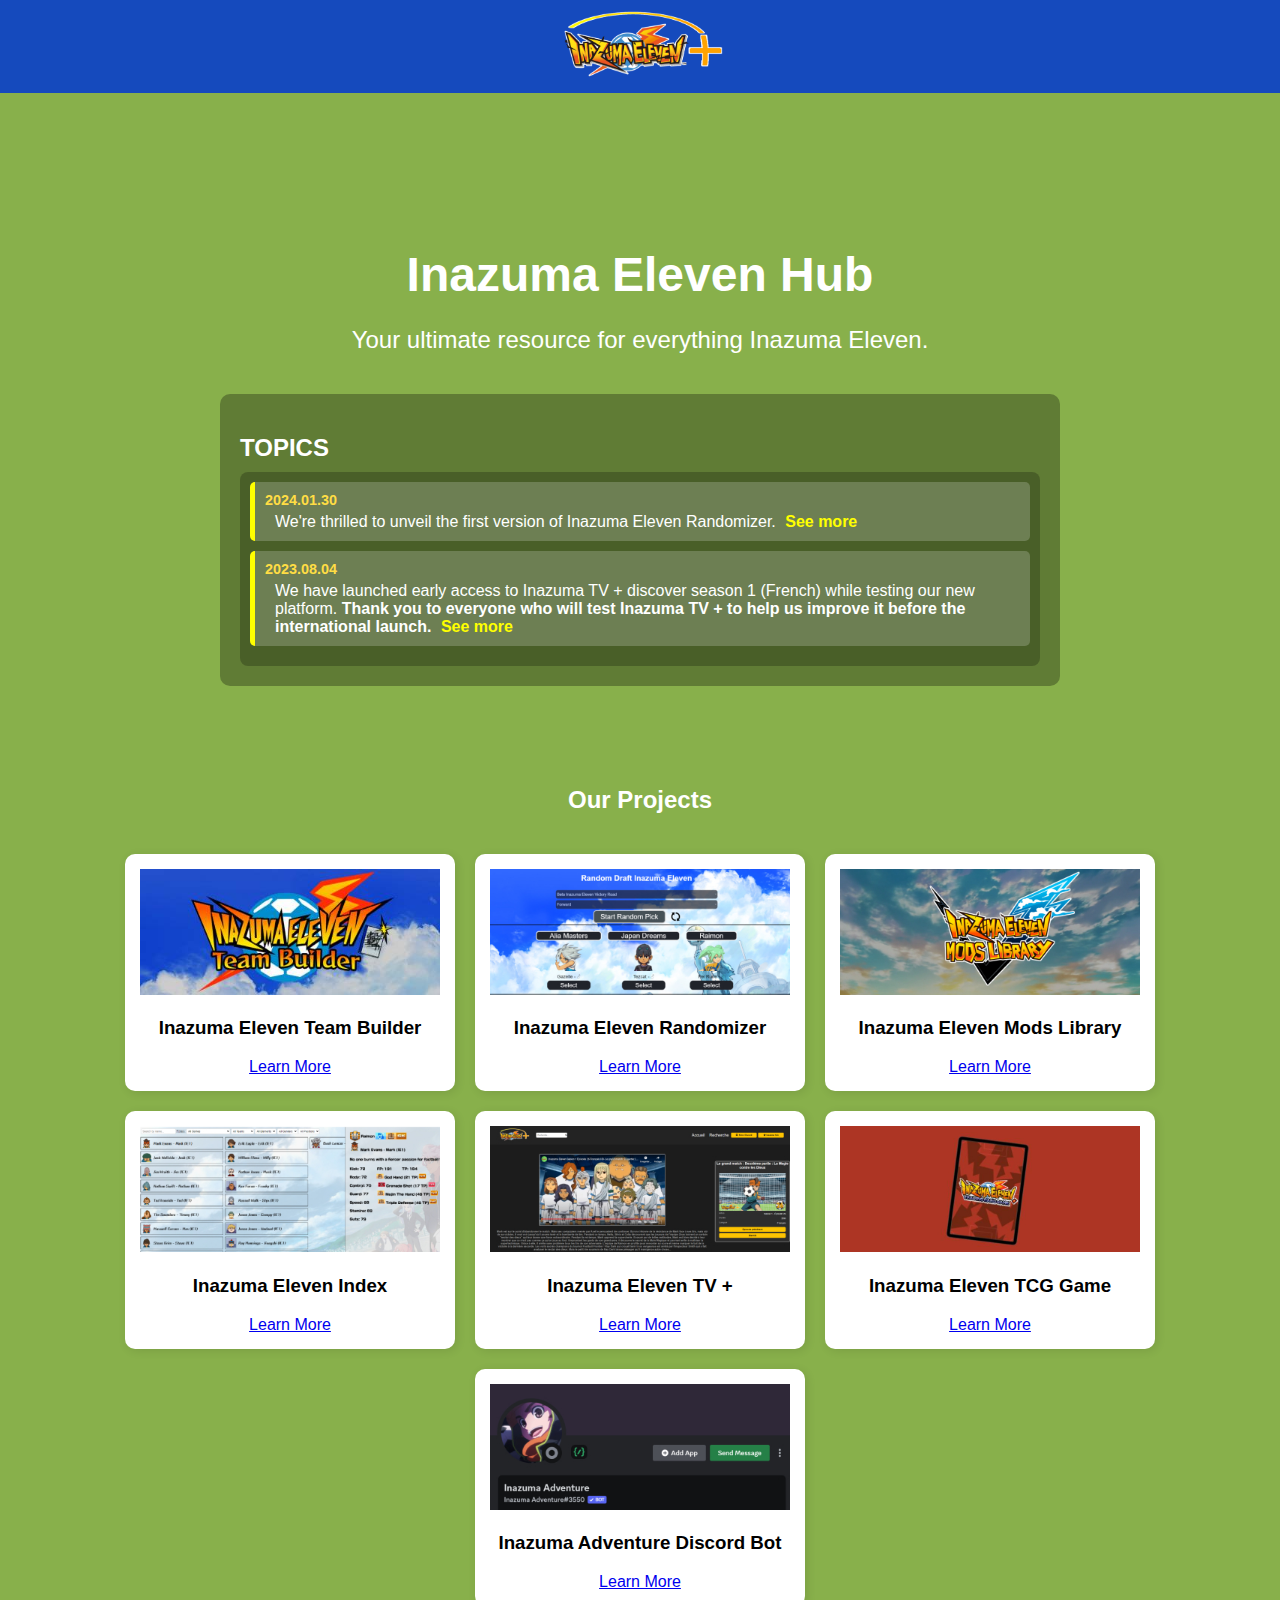
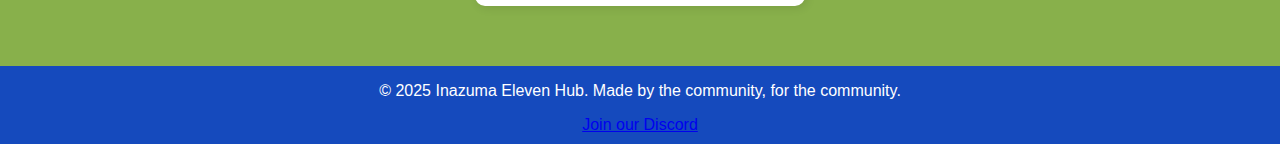
<file: index.html>
<!DOCTYPE html>
<html lang="en">
<head>
    <meta charset="UTF-8">
    <meta name="viewport" content="width=device-width, initial-scale=1.0">
    <title>Inazuma Eleven Hub</title>
    <link rel="stylesheet" href="styles.css">
    <script defer src="script.js"></script>
</head>
<body>
    <header>
        <div class="logo-container">
            <a href="#"><img src="logo.png" alt="Inazuma Eleven Hub Logo"></a>
        </div>
    </header>

    <main>
        <section class="hero">
            <video autoplay loop muted>
                <source src="" type="video/mp4">
            </video>
            <div class="hero-content">
                <h1>Inazuma Eleven Hub</h1>
                <p>Your ultimate resource for everything Inazuma Eleven.</p>
            </div>
        </section>
        
        <section class="news-container">
            <h2>TOPICS</h2>
            <div class="news-feed" id="news-feed">
                <!-- News items will be added dynamically -->
            </div>
        </section>

        <section class="projects" id="projects">
            <h2>Our Projects</h2>
            <div class="project-grid">
                <div class="project-card">
                    <img src="img_teambuilder.jpg" alt="Project 1">
                    <h3>Inazuma Eleven Team Builder</h3>
                    <p></p>
                    <a href="https://inazuma-eleven.fr/team-builder/">Learn More</a>
                </div>
                <div class="project-card">
                    <img src="img_randomizer.jpg" alt="Project 2">
                    <h3>Inazuma Eleven Randomizer</h3>
                    <p></p>
                    <a href="https://inazuma-eleven.fr/randomizer/">Learn More</a>
                </div>
                <div class="project-card">
                    <img src="img_modslibrary.jpg" alt="Project 1">
                    <h3>Inazuma Eleven Mods Library</h3>
                    <p></p>
                    <a href="https://inazuma-eleven.fr/mods/">Learn More</a>
                </div>
                <div class="project-card">
                    <img src="img_index.jpg" alt="Project 1">
                    <h3>Inazuma Eleven Index</h3>
                    <p></p>
                    <a href="https://inazuma-eleven.fr/index/">Learn More</a>
                </div>
                <div class="project-card">
                    <img src="img_tvplus.jpg" alt="Project 1">
                    <h3>Inazuma Eleven TV +</h3>
                    <p></p>
                    <a href="https://inazuma-eleven.fr/tv/">Learn More</a>
                </div>
                <div class="project-card">
                    <img src="img_tcg.jpg" alt="Project 1">
                    <h3>Inazuma Eleven TCG Game</h3>
                    <p></p>
                    <a href="https://inazumaeleventcg.com/">Learn More</a>
                </div>
                <div class="project-card">
                    <img src="img_inazumaadventure.jpg" alt="Project 1">
                    <h3>Inazuma Adventure Discord Bot</h3>
                    <p></p>
                    <a href="https://discord.gg/own-studio-694607968486031370">Learn More</a>
                </div>
            </div>
        </section>
    </main>

    <footer>
        <p>&copy; 2025 Inazuma Eleven Hub. Made by the community, for the community.</p>
        <a href="https://discord.gg/own-studio">Join our Discord</a>
    </footer>
</body>
</html>
</file>
<file: styles.css>
/* Ensure full height layout */
html, body {
    height: 100%;
    display: flex;
    flex-direction: column;
}

/* Allow content to grow but keep footer at bottom */
main {
    flex: 1;
}

body {
    font-family: Arial, sans-serif;
    margin: 0;
    padding: 0;
    background-color: #88b04b;
}

header {
    background: #154abd;
    text-align: center;
    padding: 10px 0;
}

.logo-container img {
    max-width: 180px;
}

.hero {
    position: relative;
    text-align: center;
    color: white;
}
.hero-content h1 {
    font-size: 3rem;
    margin: 0;
}

.hero-content p {
    font-size: 1.5rem;
}

.btn {
    display: inline-block;
    padding: 10px 20px;
    background: #ffcc00;
    color: black;
    text-decoration: none;
    font-weight: bold;
    margin-top: 10px;
}

/* News Section */
.news-container {
    background: #0000004b;
    padding: 20px;
    border-radius: 10px;
    max-width: 800px;
    margin: 40px auto;
    text-align: left;
}

/* Title */
.news-container h2 {
    font-size: 1.5em;
    font-weight: bold;
    margin-bottom: 10px;
    color: white;
}

/* News Feed Box */
.news-feed {
    background: #0000003b;
    padding: 10px;
    border-radius: 8px;
    max-height: 250px;
    overflow-y: auto;
}

/* Individual News Item */
.news-item {
    padding: 10px;
    border-left: 5px solid yellow;
    margin-bottom: 10px;
    background: rgba(255, 255, 255, 0.2);
    border-radius: 5px;
}

/* Date */
.news-item .date {
    font-weight: bold;
    color: #ffdd44;
    font-size: 0.9em;
}

/* News Text */
.news-item p {
    margin: 5px 0 0 10px;
    color: white;
}

/* Scrollbar Styling */
.news-feed::-webkit-scrollbar {
    width: 8px;
}

.news-feed::-webkit-scrollbar-thumb {
    background: yellow;
    border-radius: 5px;
}

.news-feed::-webkit-scrollbar-track {
    background: rgba(255, 255, 255, 0.1);
}

/* "See more" link styling */
.news-item .see-more {
    color: yellow;
    font-weight: bold;
    text-decoration: none;
    margin-left: 5px;
}

.news-item .see-more:hover {
    text-decoration: underline;
}

/* Center "Our Projects" Title */
.projects {
    text-align: center;
    padding: 40px 20px;
    color: white;
}

/* Project Grid */
.project-grid {
    display: flex;
    flex-wrap: wrap;  /* Allows the cards to wrap to the next line */
    justify-content: center; /* Centers the items horizontally */
    gap: 20px;  /* Spacing between cards */
    padding: 20px;
    color: #000000;
}

/* Project Card Styling */
.project-card {
    background: white;
    padding: 15px;
    box-shadow: 2px 2px 10px rgba(0, 0, 0, 0.1);
    text-align: center;
    width: calc(33.33% - 40px); /* 3 cards per row by default */
    min-width: 250px;  /* Ensures it doesn't get too small */
    max-width: 300px;  /* Prevents it from stretching too much */
    flex-grow: 1;  /* Allows flexibility */
    border-radius: 10px;
}

/* Ensure images resize properly */
.project-card img {
    width: 100%;
    height: auto;
}

footer {
    text-align: center;
    background: #154abd;
    color: white;
    padding-bottom: 10px;
    width: 100%;
    position: relative;
}


/* Responsive Adjustments */
@media screen and (max-width: 800px) {
    .news-container {
        max-width: 90%;
        padding: 15px;
    }

    .project-card {
        width: calc(50% - 40px); /* 2 cards per row */
    }
}

@media screen and (max-width: 500px) {
    .news-container {
        max-width: 95%;
        padding: 10px;
    }

    .project-card {
        width: 100%; /* 1 card per row */
    }
}
</file>
